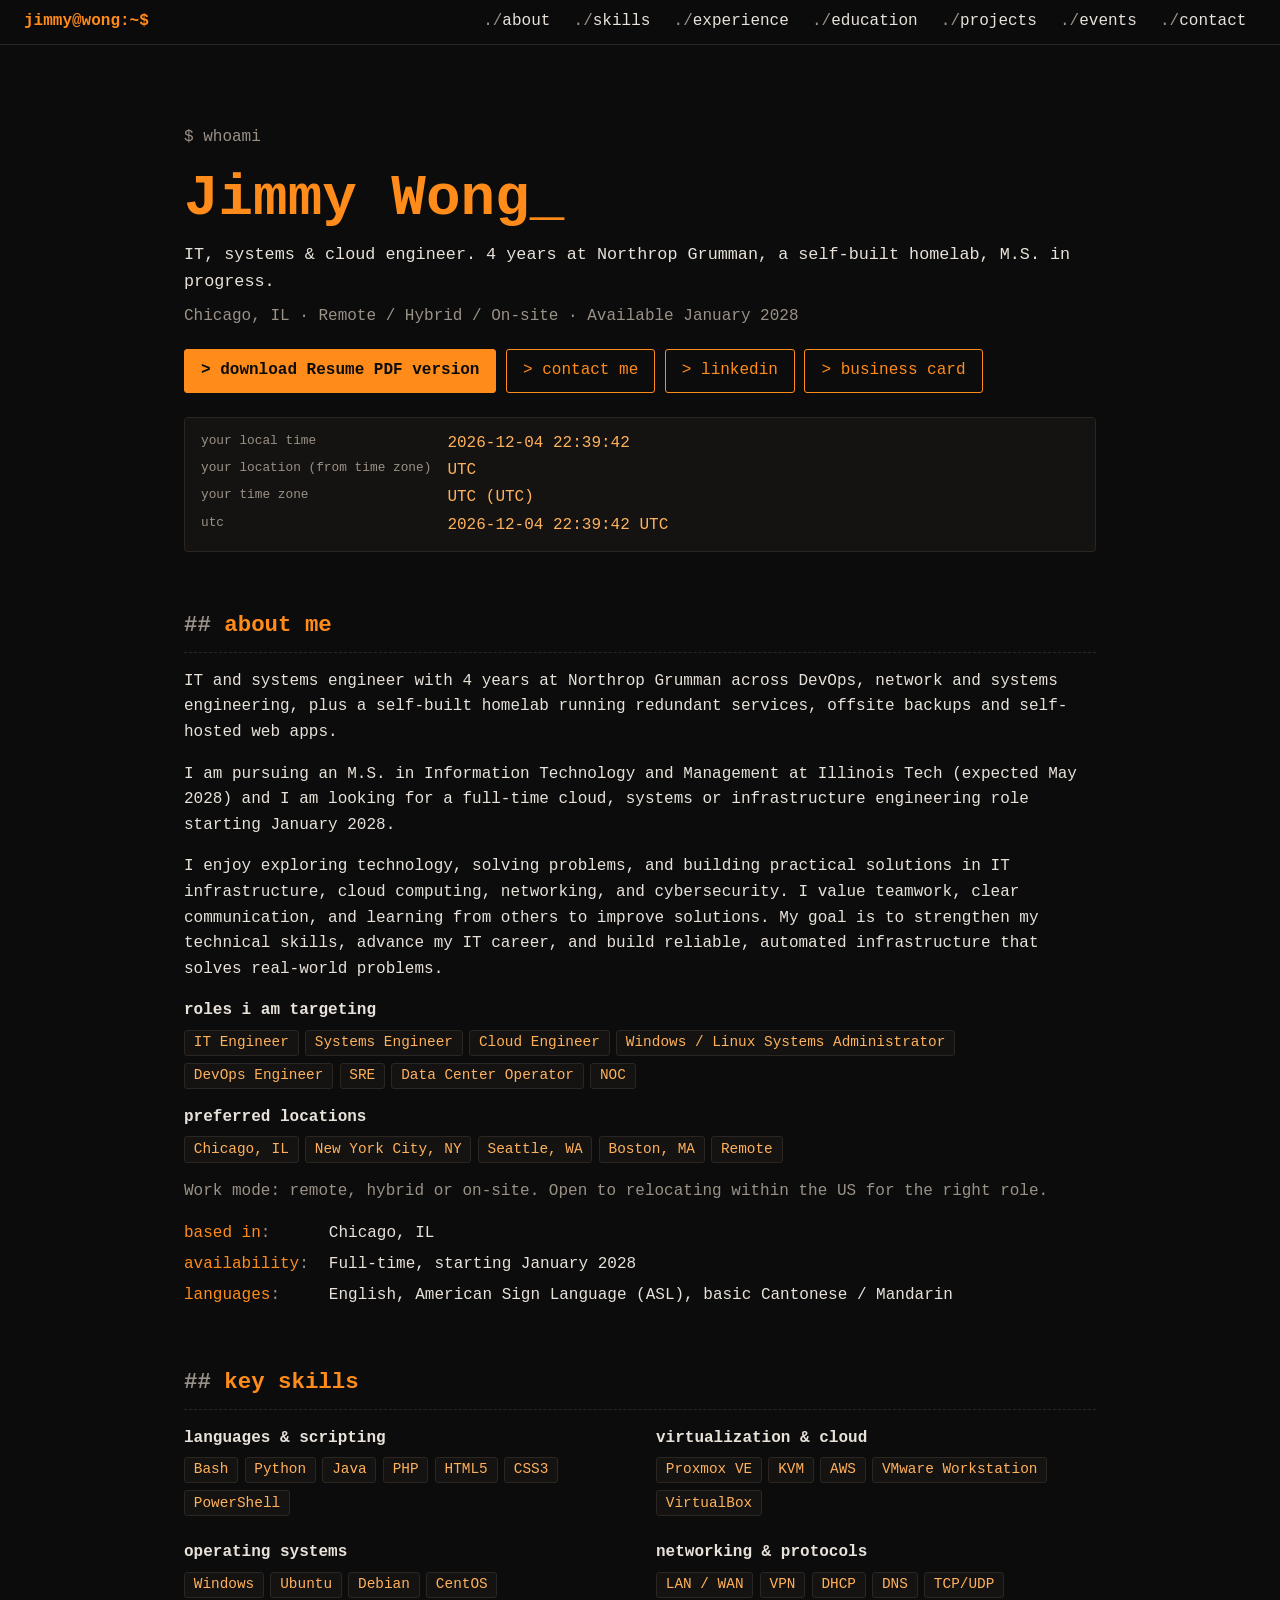
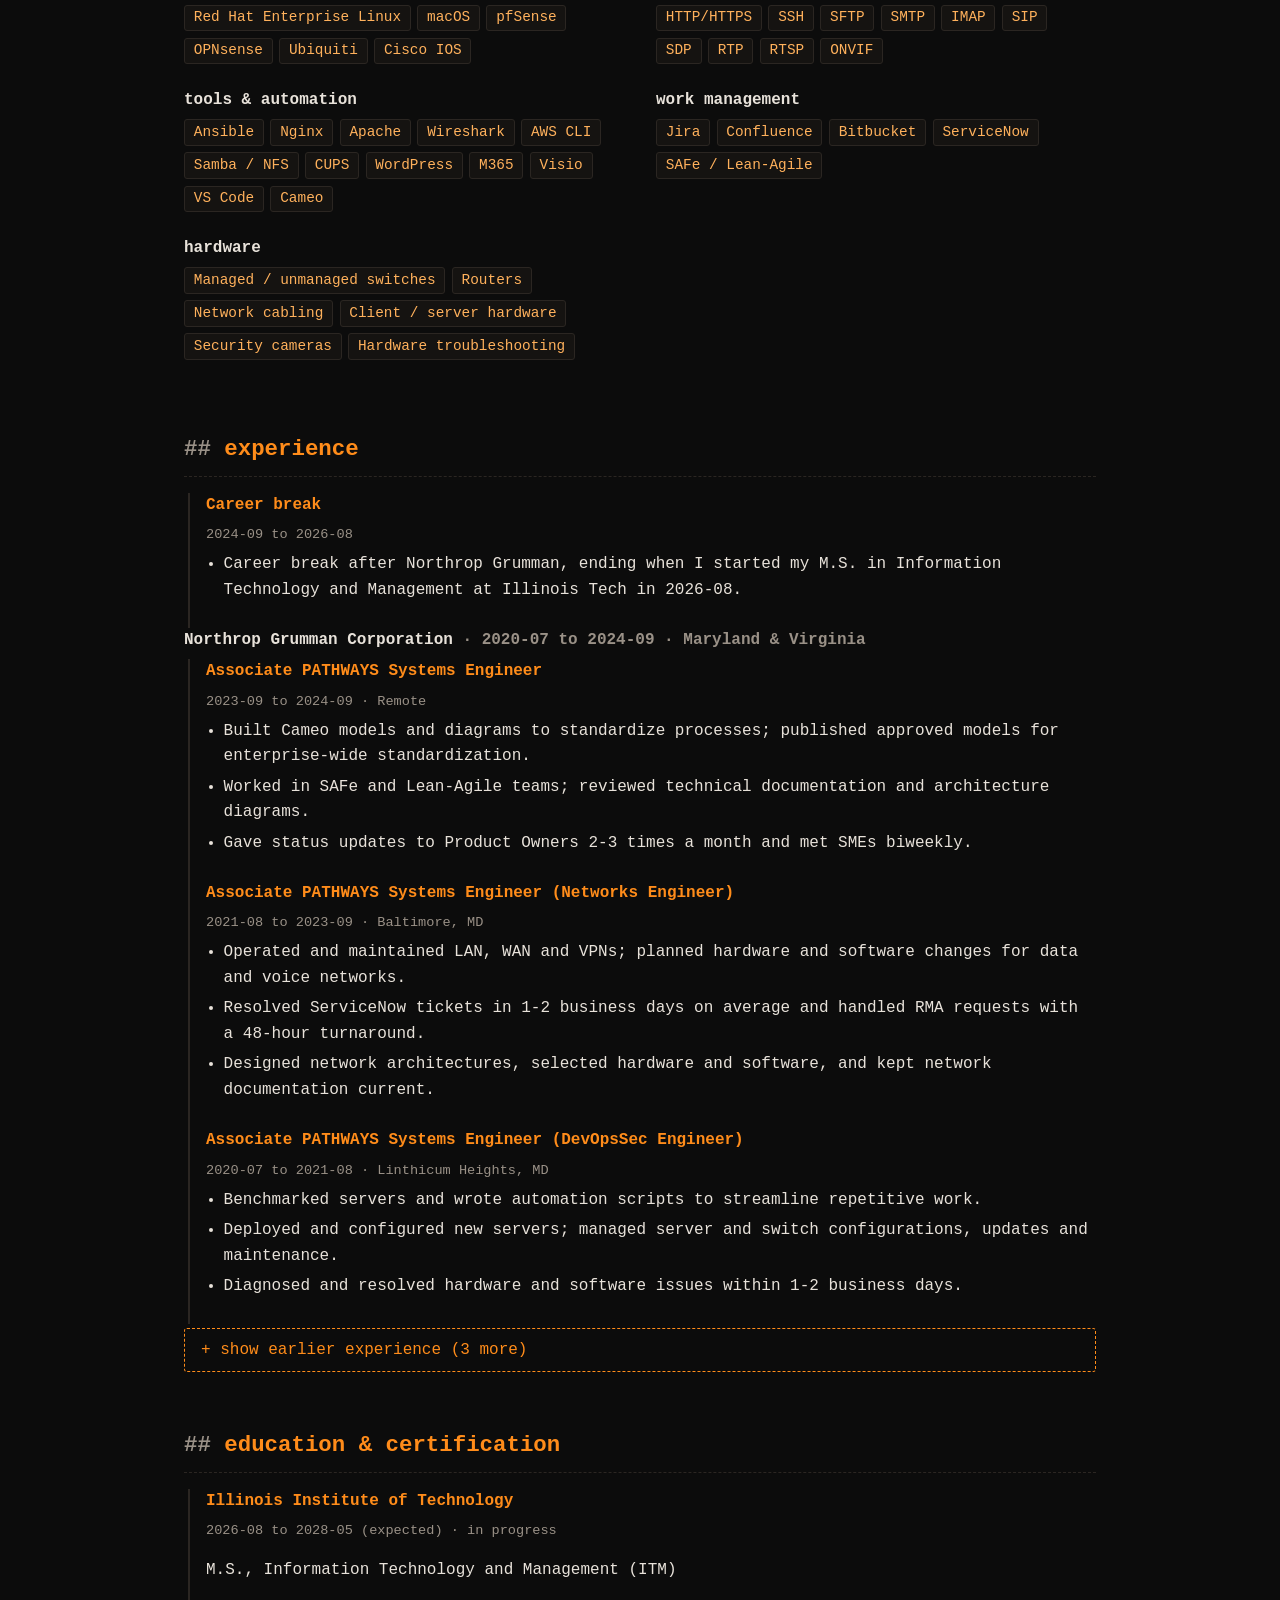
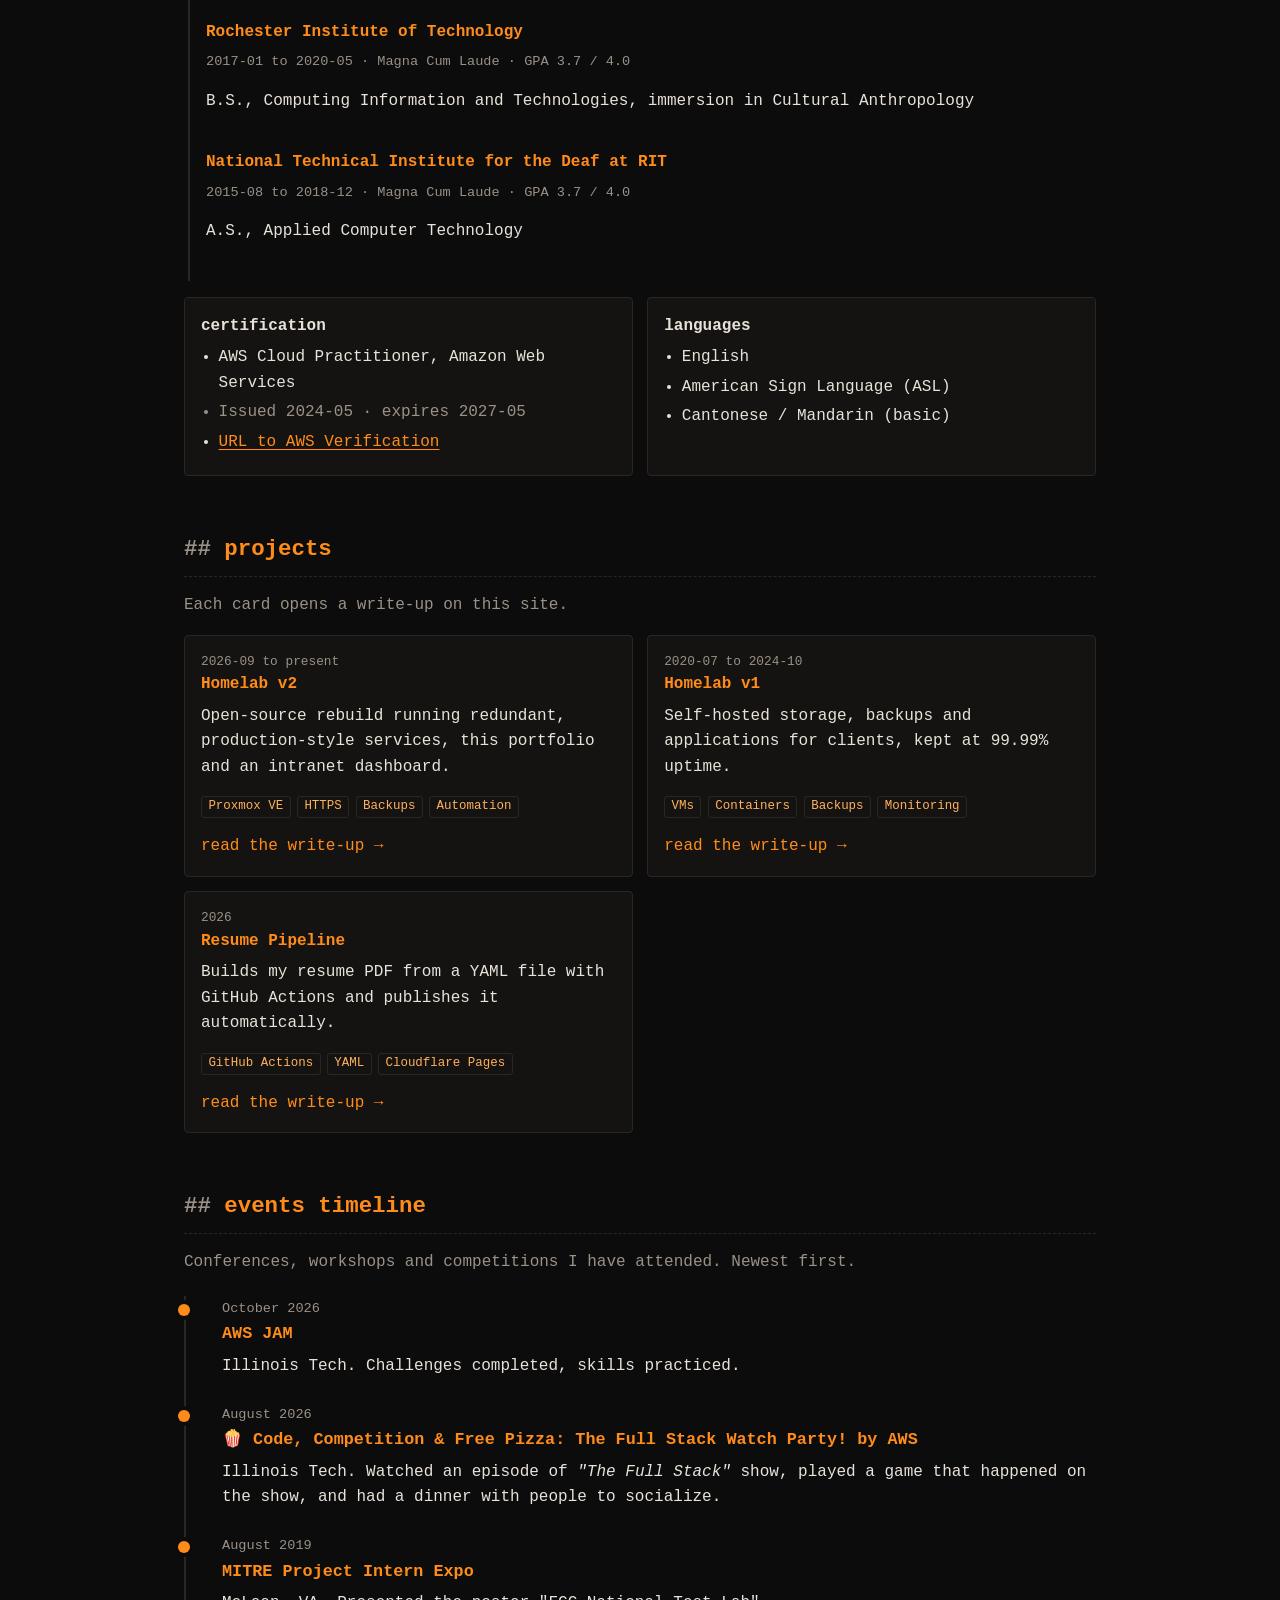
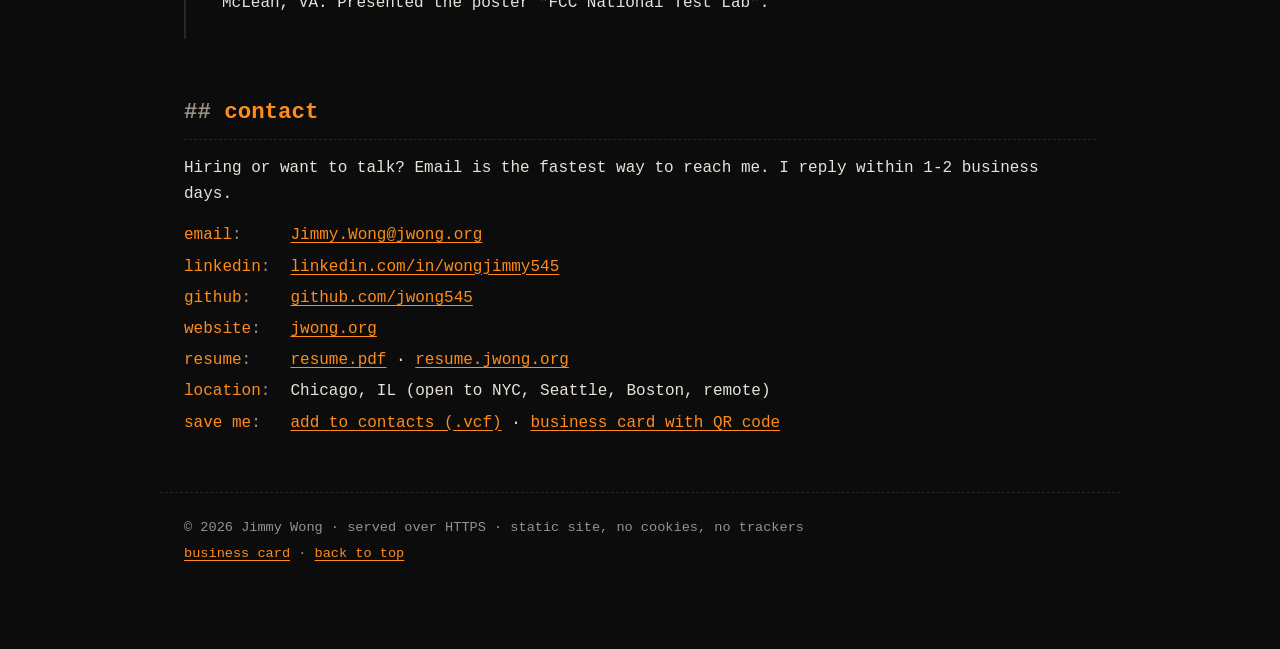
<file: site/index.html>
<!doctype html>
<html lang="en">
<head>
  <meta charset="utf-8">
  <meta name="viewport" content="width=device-width, initial-scale=1, viewport-fit=cover">
  <title>Jimmy Wong | IT, Systems &amp; Cloud Engineer</title>
  <meta name="description" content="Jimmy Wong - IT, systems and cloud engineer in Chicago. Resume, projects, homelab, events and contact.">
  <meta name="theme-color" content="#0c0c0c">
  <meta name="referrer" content="strict-origin-when-cross-origin">
  <link rel="canonical" href="https://jwong.org/">
  <meta property="og:title" content="Jimmy Wong | IT, Systems &amp; Cloud Engineer">
  <meta property="og:description" content="Resume, projects, homelab, events and contact.">
  <meta property="og:type" content="website">
  <meta property="og:url" content="https://jwong.org/">
  <meta property="og:image" content="https://jwong.org/og-image.png">
  <meta property="og:image:width" content="1200">
  <meta property="og:image:height" content="630">
  <meta property="og:image:alt" content="Jimmy Wong, IT, Systems and Cloud Engineer. jwong.org">
  <meta name="twitter:card" content="summary_large_image">
  <meta name="twitter:image" content="https://jwong.org/og-image.png">
  <link rel="icon" href="favicon.svg" type="image/svg+xml">
  <link rel="stylesheet" href="style.css">
  <script src="main.js" defer></script>
</head>
<body id="top">
  <a class="skip" href="#main">Skip to content</a>

  <header class="bar">
    <a class="prompt" href="#top">jimmy@wong:~$</a>
    <nav aria-label="Primary">
      <a href="#about">about</a>
      <a href="#skills">skills</a>
      <a href="#experience">experience</a>
      <a href="#education">education</a>
      <a href="#projects">projects</a>
      <a href="#events">events</a>
      <a href="#contact">contact</a>
    </nav>
  </header>

  <main id="main">

    <!-- HOME -->
    <section class="hero" id="home">
      <p class="dim">$ whoami</p>
      <h1>Jimmy Wong<span class="cursor" aria-hidden="true">_</span></h1>
      <p class="tagline">IT, systems &amp; cloud engineer. 4 years at Northrop Grumman, a self-built homelab, M.S. in progress.</p>
      <p class="meta">Chicago, IL &middot; Remote / Hybrid / On-site &middot; Available January 2028</p>

      <p class="actions">
        <a class="btn primary" href="https://resume.jwong.org/resume.pdf" download>&gt; download Resume PDF version</a>
        <a class="btn" href="#contact">&gt; contact me</a>
        <a class="btn" href="https://www.linkedin.com/in/wongjimmy545" target="_blank" rel="noopener noreferrer">&gt; linkedin</a>
        <a class="btn" href="card.html">&gt; business card</a>
      </p>

      <!-- Filled in by main.js from the visitor's own device. Nothing is sent anywhere. -->
      <dl class="clock" aria-label="Your date, time and location, plus UTC">
        <dt>your local time</dt><dd id="clock-local">(turn on JavaScript to see this)</dd>
        <dt>your location (from time zone)</dt><dd id="clock-place">-</dd>
        <dt>your time zone</dt><dd id="clock-tz">-</dd>
        <dt>utc</dt><dd id="clock-utc">-</dd>
      </dl>
    </section>

    <!-- ABOUT -->
    <section id="about">
      <h2><span class="hash">##</span> about me</h2>
      <p>IT and systems engineer with 4 years at Northrop Grumman across DevOps, network and systems engineering, plus a self-built homelab running redundant services, offsite backups and self-hosted web apps.</p>
      <p>I am pursuing an M.S. in Information Technology and Management at Illinois Tech (expected May 2028) and I am looking for a full-time cloud, systems or infrastructure engineering role starting January 2028.</p>
      <p>I enjoy exploring technology, solving problems, and building practical solutions in IT infrastructure, cloud computing, networking, and cybersecurity. I value teamwork, clear communication, and learning from others to improve solutions. My goal is to strengthen my technical skills, advance my IT career, and build reliable, automated infrastructure that solves real-world problems.</p>

      <h3>roles i am targeting</h3>
      <ul class="tags">
        <li>IT Engineer</li><li>Systems Engineer</li><li>Cloud Engineer</li><li>Windows / Linux Systems Administrator</li>
        <li>DevOps Engineer</li><li>SRE</li><li>Data Center Operator</li><li>NOC</li>
      </ul>

      <h3>preferred locations</h3>
      <ul class="tags">
        <li>Chicago, IL</li><li>New York City, NY</li><li>Seattle, WA</li><li>Boston, MA</li><li>Remote</li>
      </ul>
      <p class="dim">Work mode: remote, hybrid or on-site. Open to relocating within the US for the right role.</p>

      <dl class="facts">
        <dt>based in</dt><dd>Chicago, IL</dd>
        <dt>availability</dt><dd>Full-time, starting January 2028</dd>
        <dt>languages</dt><dd>English, American Sign Language (ASL), basic Cantonese / Mandarin</dd>
      </dl>
    </section>

    <!-- SKILLS -->
    <section id="skills">
      <h2><span class="hash">##</span> key skills</h2>
      <div class="skillgroups">
        <div>
          <h3>languages &amp; scripting</h3>
          <ul class="tags"><li>Bash</li><li>Python</li><li>Java</li><li>PHP</li><li>HTML5</li><li>CSS3</li><li>PowerShell</li></ul>
        </div>
        <div>
          <h3>virtualization &amp; cloud</h3>
          <ul class="tags"><li>Proxmox VE</li><li>KVM</li><li>AWS</li><li>VMware Workstation</li><li>VirtualBox</li></ul>
        </div>
        <div>
          <h3>operating systems</h3>
          <ul class="tags"><li>Windows</li><li>Ubuntu</li><li>Debian</li><li>CentOS</li><li>Red Hat Enterprise Linux</li><li>macOS</li><li>pfSense</li><li>OPNsense</li><li>Ubiquiti</li><li>Cisco IOS</li></ul>
        </div>
        <div>
          <h3>networking &amp; protocols</h3>
          <ul class="tags"><li>LAN / WAN</li><li>VPN</li><li>DHCP</li><li>DNS</li><li>TCP/UDP</li><li>HTTP/HTTPS</li><li>SSH</li><li>SFTP</li><li>SMTP</li><li>IMAP</li><li>SIP</li><li>SDP</li><li>RTP</li><li>RTSP</li><li>ONVIF</li></ul>
        </div>
        <div>
          <h3>tools &amp; automation</h3>
          <ul class="tags"><li>Ansible</li><li>Nginx</li><li>Apache</li><li>Wireshark</li><li>AWS CLI</li><li>Samba / NFS</li><li>CUPS</li><li>WordPress</li><li>M365</li><li>Visio</li><li>VS Code</li><li>Cameo</li></ul>
        </div>
        <div>
          <h3>work management</h3>
          <ul class="tags"><li>Jira</li><li>Confluence</li><li>Bitbucket</li><li>ServiceNow</li><li>SAFe / Lean-Agile</li></ul>
        </div>
        <div>
          <h3>hardware</h3>
          <ul class="tags"><li>Managed / unmanaged switches</li><li>Routers</li><li>Network cabling</li><li>Client / server hardware</li><li>Security cameras</li><li>Hardware troubleshooting</li></ul>
        </div>
      </div>
    </section>

    <!-- EXPERIENCE -->
    <section id="experience">
      <h2><span class="hash">##</span> experience</h2>

      <div class="entry">
        <h3>Career break</h3>
        <p class="when">2024-09 to 2026-08</p>
        <ul>
          <li>Career break after Northrop Grumman, ending when I started my M.S. in Information Technology and Management at Illinois Tech in 2026-08.</li>
        </ul>
      </div>

      <h3>Northrop Grumman Corporation <span class="dim">&middot; 2020-07 to 2024-09 &middot; Maryland &amp; Virginia</span></h3>

      <div class="entry">
        <h3>Associate PATHWAYS Systems Engineer</h3>
        <p class="when">2023-09 to 2024-09 &middot; Remote</p>
        <ul>
          <li>Built Cameo models and diagrams to standardize processes; published approved models for enterprise-wide standardization.</li>
          <li>Worked in SAFe and Lean-Agile teams; reviewed technical documentation and architecture diagrams.</li>
          <li>Gave status updates to Product Owners 2-3 times a month and met SMEs biweekly.</li>
        </ul>
      </div>
      <div class="entry">
        <h3>Associate PATHWAYS Systems Engineer (Networks Engineer)</h3>
        <p class="when">2021-08 to 2023-09 &middot; Baltimore, MD</p>
        <ul>
          <li>Operated and maintained LAN, WAN and VPNs; planned hardware and software changes for data and voice networks.</li>
          <li>Resolved ServiceNow tickets in 1-2 business days on average and handled RMA requests with a 48-hour turnaround.</li>
          <li>Designed network architectures, selected hardware and software, and kept network documentation current.</li>
        </ul>
      </div>
      <div class="entry">
        <h3>Associate PATHWAYS Systems Engineer (DevOpsSec Engineer)</h3>
        <p class="when">2020-07 to 2021-08 &middot; Linthicum Heights, MD</p>
        <ul>
          <li>Benchmarked servers and wrote automation scripts to streamline repetitive work.</li>
          <li>Deployed and configured new servers; managed server and switch configurations, updates and maintenance.</li>
          <li>Diagnosed and resolved hardware and software issues within 1-2 business days.</li>
        </ul>
      </div>

      <details class="expander">
        <summary><span class="more">+ show earlier experience (3 more)</span><span class="less">- hide earlier experience</span></summary>
        <div class="entry">
          <h3>MITRE &middot; Systems Engineering Intern &amp; Part-Time On Call</h3>
          <p class="when">2019-06 to 2020-01 &middot; McLean, VA</p>
          <ul>
            <li>Prototyped and tested Video Relay Services (VRS); analyzed SIP, SDP and RTP traffic in Wireshark.</li>
            <li>Configured Cisco switches for test networks and led a team on SPAN / port mirroring.</li>
            <li>Presented the poster "FCC National Test Lab" at the MITRE Project Intern Expo (2019).</li>
          </ul>
        </div>
        <div class="entry">
          <h3>Rochester Institute of Technology &middot; Networking Tutor &amp; Supervisor</h3>
          <p class="when">2018-09 to 2018-12 &middot; Rochester, NY</p>
          <ul>
            <li>Tutored and mentored deaf and hard-of-hearing students in networking and IT fundamentals.</li>
            <li>Kept lab equipment maintained and followed institutional policies.</li>
          </ul>
        </div>
        <div class="entry">
          <h3>Center Access Technology &middot; Web Developer Intern</h3>
          <p class="when">2018-05 to 2018-08 &middot; Rochester, NY</p>
          <ul>
            <li>Built and optimized accessible, interactive websites; tested and debugged at platform, integration and application levels.</li>
            <li>Ran usability studies and wrote technical documentation for deployed applications.</li>
          </ul>
        </div>
      </details>
    </section>

    <!-- EDUCATION + CERTIFICATION -->
    <section id="education">
      <h2><span class="hash">##</span> education &amp; certification</h2>

      <div class="entry">
        <h3>Illinois Institute of Technology</h3>
        <p class="when">2026-08 to 2028-05 (expected) &middot; in progress</p>
        <p>M.S., Information Technology and Management (ITM)</p>
      </div>
      <div class="entry">
        <h3>Rochester Institute of Technology</h3>
        <p class="when">2017-01 to 2020-05 &middot; Magna Cum Laude &middot; GPA 3.7 / 4.0</p>
        <p>B.S., Computing Information and Technologies, immersion in Cultural Anthropology</p>
      </div>
      <div class="entry">
        <h3>National Technical Institute for the Deaf at RIT</h3>
        <p class="when">2015-08 to 2018-12 &middot; Magna Cum Laude &middot; GPA 3.7 / 4.0</p>
        <p>A.S., Applied Computer Technology</p>
      </div>

      <div class="cards">
        <div class="panel">
          <h3>certification</h3>
          <ul>
            <li>AWS Cloud Practitioner, Amazon Web Services</li>
            <li class="dim">Issued 2024-05 &middot; expires 2027-05</li>
            <li><a href="https://cp.certmetrics.com/amazon/en/public/verify/credential/b74d96d86b1843c488e9f3043816846b" target="_blank" rel="noopener noreferrer">URL to AWS Verification</a></li>
          </ul>
        </div>
        <div class="panel">
          <h3>languages</h3>
          <ul>
            <li>English</li>
            <li>American Sign Language (ASL)</li>
            <li>Cantonese / Mandarin (basic)</li>
          </ul>
        </div>
      </div>
    </section>

    <!-- PROJECTS (blog-style pages on this site) -->
    <section id="projects">
      <h2><span class="hash">##</span> projects</h2>
      <p class="dim">Each card opens a write-up on this site.</p>
      <div class="cards">
        <a class="card" href="projects/homelab-v2.html">
          <span class="when">2026-09 to present</span>
          <h3>Homelab v2</h3>
          <p>Open-source rebuild running redundant, production-style services, this portfolio and an intranet dashboard.</p>
          <ul class="tags small"><li>Proxmox VE</li><li>HTTPS</li><li>Backups</li><li>Automation</li></ul>
          <span class="open">read the write-up &rarr;</span>
        </a>
        <a class="card" href="projects/homelab-v1.html">
          <span class="when">2020-07 to 2024-10</span>
          <h3>Homelab v1</h3>
          <p>Self-hosted storage, backups and applications for clients, kept at 99.99% uptime.</p>
          <ul class="tags small"><li>VMs</li><li>Containers</li><li>Backups</li><li>Monitoring</li></ul>
          <span class="open">read the write-up &rarr;</span>
        </a>
        <a class="card" href="projects/resume-pipeline.html">
          <span class="when">2026</span>
          <h3>Resume Pipeline</h3>
          <p>Builds my resume PDF from a YAML file with GitHub Actions and publishes it automatically.</p>
          <ul class="tags small"><li>GitHub Actions</li><li>YAML</li><li>Cloudflare Pages</li></ul>
          <span class="open">read the write-up &rarr;</span>
        </a>
        <!-- <a class="card" href="projects/fun-project.html">
          <span class="when">[Year]</span>
          <h3>[Fun Project / Hobby Build]</h3>
          <p>[One or two sentences about something you built for fun.]</p>
          <ul class="tags small"><li>[Tech]</li><li>[Tech]</li></ul>
          <span class="open">read the write-up &rarr;</span>
        </a> -->
      </div>
    </section>

    <!-- EVENTS TIMELINE -->
    <section id="events">
      <h2><span class="hash">##</span> events timeline</h2>
      <p class="dim">Conferences, workshops and competitions I have attended. Newest first.</p>

      <ol class="timeline">
        <li>
          <time datetime="2026-10">October 2026</time>
          <h3>AWS JAM</h3>
          <p>Illinois Tech. Challenges completed, skills practiced.</p>
        </li>
        <li>
          <time datetime="2026-08">August 2026</time>
          <h3>🍿 Code, Competition &amp; Free Pizza: The Full Stack Watch Party! by AWS</h3>
          <p>Illinois Tech. Watched an episode of <em>"The Full Stack"</em> show, played a game that happened on the show, and had a dinner with people to socialize.</p>
        </li>
        <li>
            <time datetime="2019-08">August 2019</time>
            <h3>MITRE Project Intern Expo</h3>
            <p>McLean, VA. Presented the poster "FCC National Test Lab".</p>
        </li>
        <!-- <li>
          <time datetime="2026-00">[Month YYYY]</time>
          <h3>Cisco AI [event name]</h3>
          <p>[Location]. [What you attended, learned or built.]</p>
        </li> -->
      </ol>

      <!-- <details class="expander">
        <summary><span class="more">+ show more events</span><span class="less">- show fewer events</span></summary>
        <ol class="timeline">
          <li>
            <time datetime="2026-00">[Month YYYY]</time>
            <h3>[Another event]</h3>
            <p>[Location]. [Short description.]</p>
          </li>
        </ol>
      </details> -->
    </section>

    <!-- CONTACT -->
    <section id="contact">
      <h2><span class="hash">##</span> contact</h2>
      <p>Hiring or want to talk? Email is the fastest way to reach me. I reply within 1-2 business days.</p>
      <dl class="facts">
        <dt>email</dt><dd><a href="mailto:Jimmy.Wong@jwong.org">Jimmy.Wong@jwong.org</a></dd>
        <dt>linkedin</dt><dd><a href="https://www.linkedin.com/in/wongjimmy545" target="_blank" rel="noopener noreferrer">linkedin.com/in/wongjimmy545</a></dd>
        <dt>github</dt><dd><a href="https://github.com/jwong545" target="_blank" rel="noopener noreferrer">github.com/jwong545</a></dd>
        <dt>website</dt><dd><a href="https://jwong.org">jwong.org</a></dd>
        <dt>resume</dt><dd><a href="https://resume.jwong.org/resume.pdf" download>resume.pdf</a> &middot; <a href="https://resume.jwong.org">resume.jwong.org</a></dd>
        <dt>location</dt><dd>Chicago, IL (open to NYC, Seattle, Boston, remote)</dd>
        <dt>save me</dt><dd><a href="jimmy-wong.vcf" download>add to contacts (.vcf)</a> &middot; <a href="card.html">business card with QR code</a></dd>
      </dl>
    </section>

  </main>

  <footer>
    <p class="dim">&copy; <span id="year">2026</span> Jimmy Wong &middot; served over HTTPS &middot; static site, no cookies, no trackers</p>
    <p class="dim"><a href="card.html">business card</a> &middot; <a href="#top">back to top</a></p>
  </footer>

  <a id="totop" class="totop" href="#top" hidden aria-label="Back to top">&uarr; top</a>
</body>
</html>
</file>
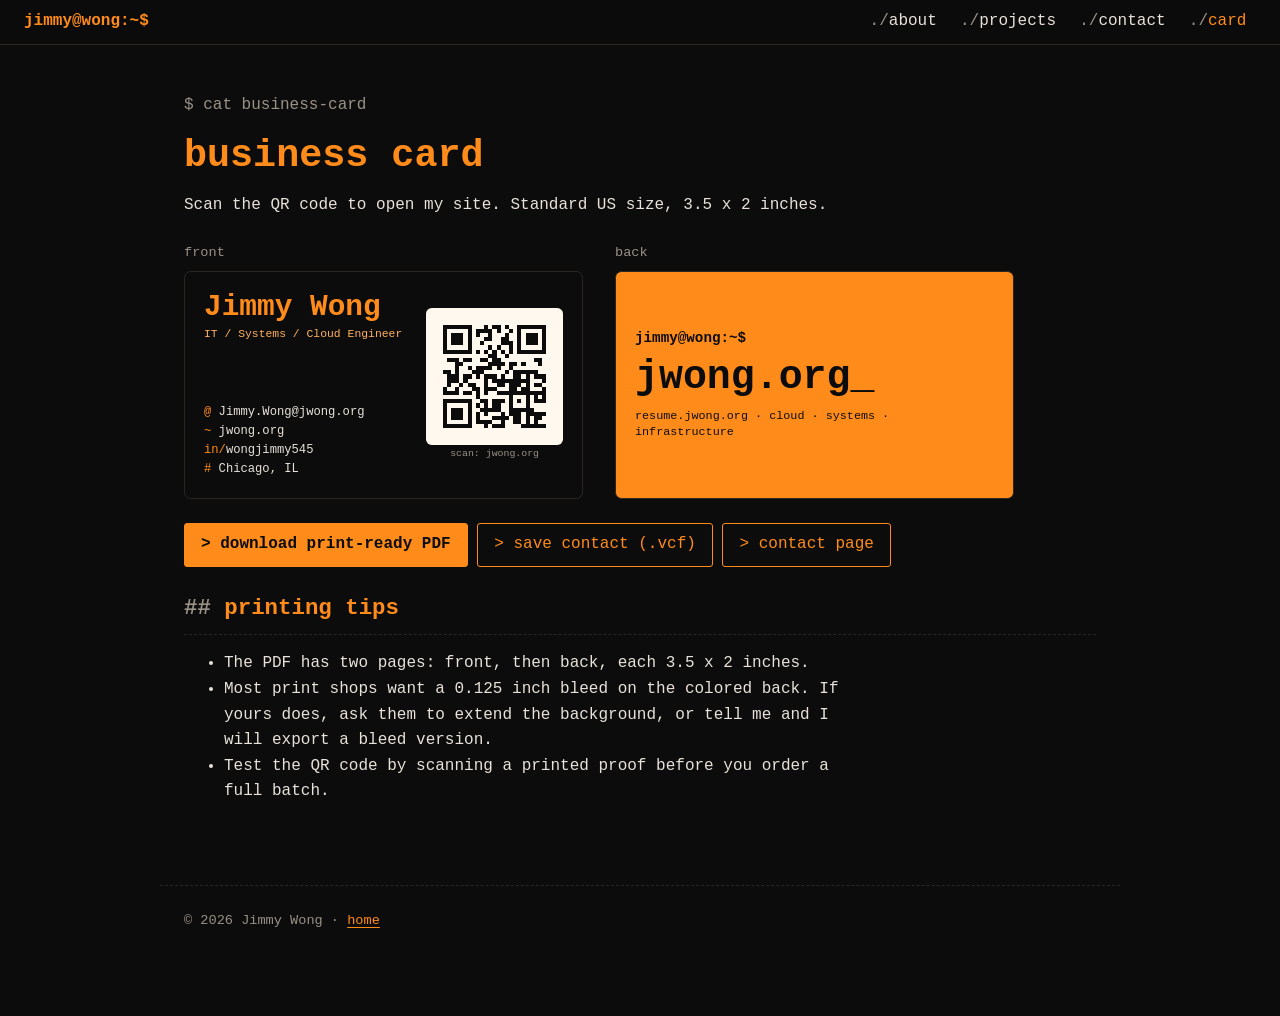
<file: site/card.html>
<!doctype html>
<html lang="en">
<head>
  <meta charset="utf-8">
  <meta name="viewport" content="width=device-width, initial-scale=1, viewport-fit=cover">
  <title>Business Card | Jimmy Wong</title>
  <meta name="description" content="Jimmy Wong's business card with a QR code to jwong.org. Print-ready PDF and saveable contact.">
  <meta name="theme-color" content="#0c0c0c">
  <link rel="canonical" href="https://jwong.org/card">
  <link rel="icon" href="favicon.svg" type="image/svg+xml">
  <link rel="stylesheet" href="style.css">
  <link rel="stylesheet" href="card.css">
  <script src="main.js" defer></script>
</head>
<body id="top">
  <a class="skip" href="#main">Skip to content</a>
  <header class="bar">
    <a class="prompt" href="index.html">jimmy@wong:~$</a>
    <nav aria-label="Primary">
      <a href="index.html#about">about</a>
      <a href="index.html#projects">projects</a>
      <a href="index.html#contact">contact</a>
      <a href="card.html" aria-current="page">card</a>
    </nav>
  </header>

  <main id="main" class="cardpage">
    <p class="dim">$ cat business-card</p>
    <h1>business card</h1>
    <p>Scan the QR code to open my site. Standard US size, 3.5 x 2 inches.</p>

    <div class="sides">
      <div>
        <p class="side-label">front</p>
        <div class="bizcard front">
          <div class="info">
            <p class="name">Jimmy Wong</p>
            <p class="role">IT / Systems / Cloud Engineer</p>
            <ul class="lines">
              <li><span>@</span> Jimmy.Wong@jwong.org</li>
              <li><span>~</span> jwong.org</li>
              <li><span>in/</span>wongjimmy545</li>
              <li><span>#</span> Chicago, IL</li>
            </ul>
          </div>
          <div class="qr">
            <img src="qr.svg" width="115" height="115" alt="QR code that opens jwong.org">
            <small>scan: jwong.org</small>
          </div>
        </div>
      </div>
      <div>
        <p class="side-label">back</p>
        <div class="bizcard back">
          <p class="prompt-line">jimmy@wong:~$</p>
          <p class="big">jwong.org<span class="cur" aria-hidden="true">_</span></p>
          <p class="tag">resume.jwong.org &middot; cloud &middot; systems &middot; infrastructure</p>
        </div>
      </div>
    </div>

    <p class="cardactions">
      <a class="btn primary" href="business-card.pdf" download>&gt; download print-ready PDF</a>
      <a class="btn" href="jimmy-wong.vcf" download>&gt; save contact (.vcf)</a>
      <a class="btn" href="index.html#contact">&gt; contact page</a>
    </p>

    <h2><span class="hash">##</span> printing tips</h2>
    <ul class="tips">
      <li>The PDF has two pages: front, then back, each 3.5 x 2 inches.</li>
      <li>Most print shops want a 0.125 inch bleed on the colored back. If yours does, ask them to extend the background, or tell me and I will export a bleed version.</li>
      <li>Test the QR code by scanning a printed proof before you order a full batch.</li>
    </ul>
  </main>

  <footer>
    <p class="dim">&copy; <span id="year">2026</span> Jimmy Wong &middot; <a href="index.html">home</a></p>
  </footer>
  <a id="totop" class="totop" href="#top" hidden aria-label="Back to top">&uarr; top</a>
</body>
</html>
</file>
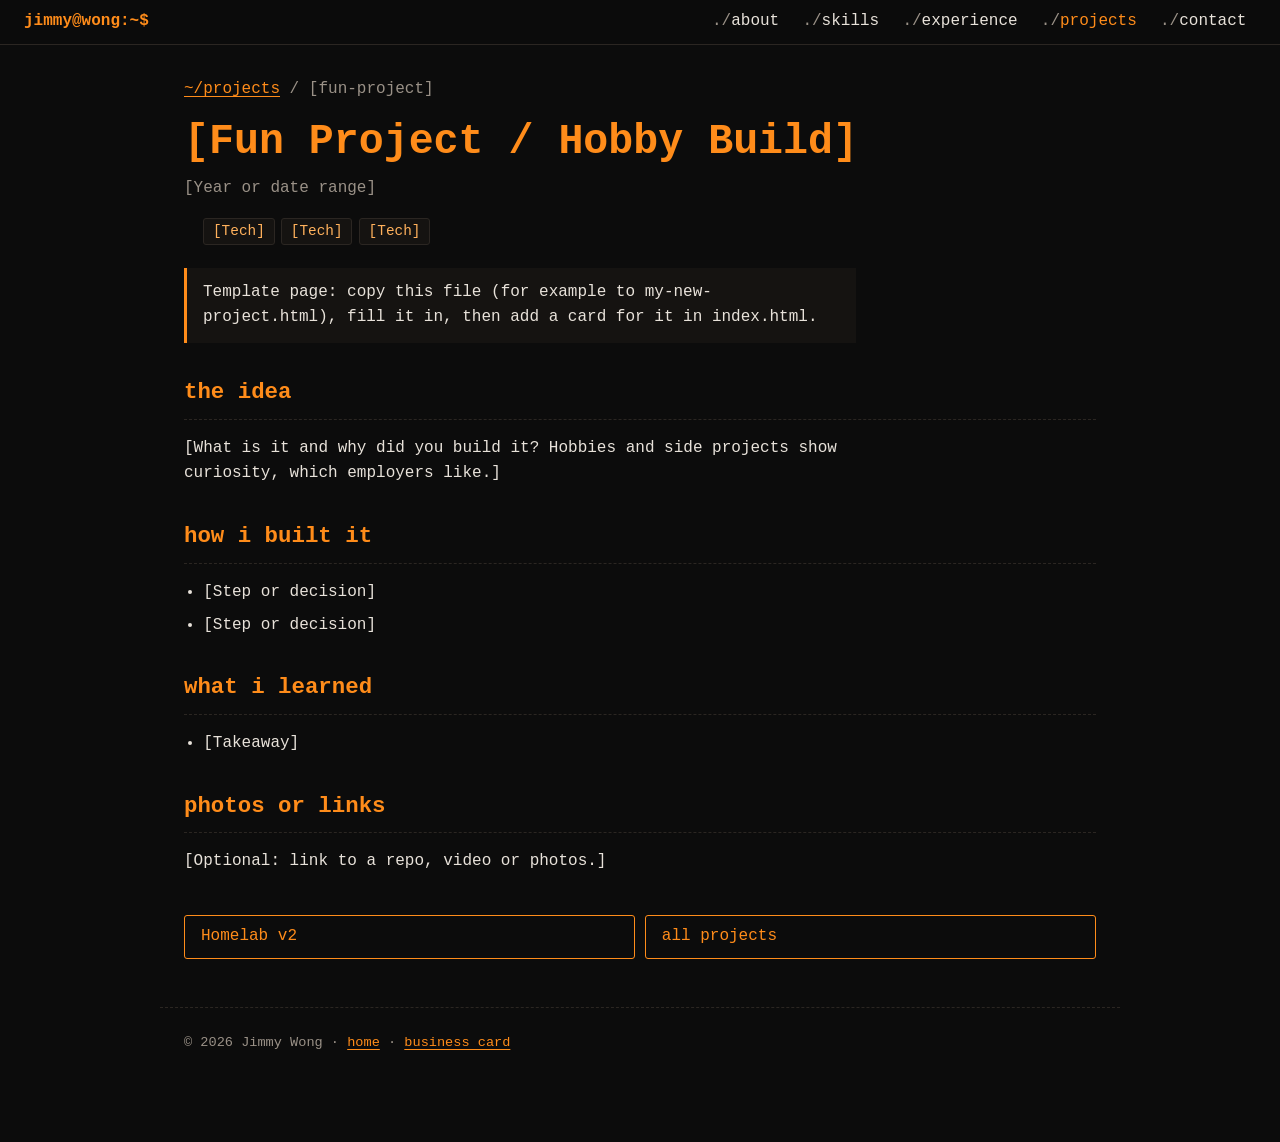
<file: site/projects/fun-project.html>
<!doctype html>
<html lang="en">
<head>
  <meta charset="utf-8">
  <meta name="viewport" content="width=device-width, initial-scale=1, viewport-fit=cover">
  <title>[Fun Project] | Jimmy Wong</title>
  <meta name="description" content="[One sentence about this project.]">
  <meta name="theme-color" content="#0c0c0c">
  <link rel="icon" href="../favicon.svg" type="image/svg+xml">
  <link rel="stylesheet" href="../style.css">
  <script src="../main.js" defer></script>
</head>
<body id="top">
  <a class="skip" href="#main">Skip to content</a>
  <header class="bar">
    <a class="prompt" href="../index.html">jimmy@wong:~$</a>
    <nav aria-label="Primary">
      <a href="../index.html#about">about</a>
      <a href="../index.html#skills">skills</a>
      <a href="../index.html#experience">experience</a>
      <a href="../index.html#projects" aria-current="page">projects</a>
      <a href="../index.html#contact">contact</a>
    </nav>
  </header>

  <main id="main" class="post">
    <p class="crumbs"><a href="../index.html#projects">~/projects</a> / [fun-project]</p>
    <h1>[Fun Project / Hobby Build]</h1>
    <p class="byline">[Year or date range]</p>
    <ul class="tags"><li>[Tech]</li><li>[Tech]</li><li>[Tech]</li></ul>

    <p class="note">Template page: copy this file (for example to <code>my-new-project.html</code>), fill it in, then add a card for it in <code>index.html</code>.</p>

    <h2>the idea</h2>
    <p>[What is it and why did you build it? Hobbies and side projects show curiosity, which employers like.]</p>

    <h2>how i built it</h2>
    <ul>
      <li>[Step or decision]</li>
      <li>[Step or decision]</li>
    </ul>

    <h2>what i learned</h2>
    <ul>
      <li>[Takeaway]</li>
    </ul>

    <h2>photos or links</h2>
    <p>[Optional: link to a repo, video or photos.]</p>

    <nav class="nextprev" aria-label="More projects">
      <a class="btn" href="homelab-v2.html">Homelab v2</a>
      <a class="btn" href="../index.html#projects">all projects</a>
    </nav>
  </main>

  <footer>
    <p class="dim">&copy; <span id="year">2026</span> Jimmy Wong &middot; <a href="../index.html">home</a> &middot; <a href="../card.html">business card</a></p>
  </footer>
  <a id="totop" class="totop" href="#top" hidden aria-label="Back to top">&uarr; top</a>
</body>
</html>
</file>
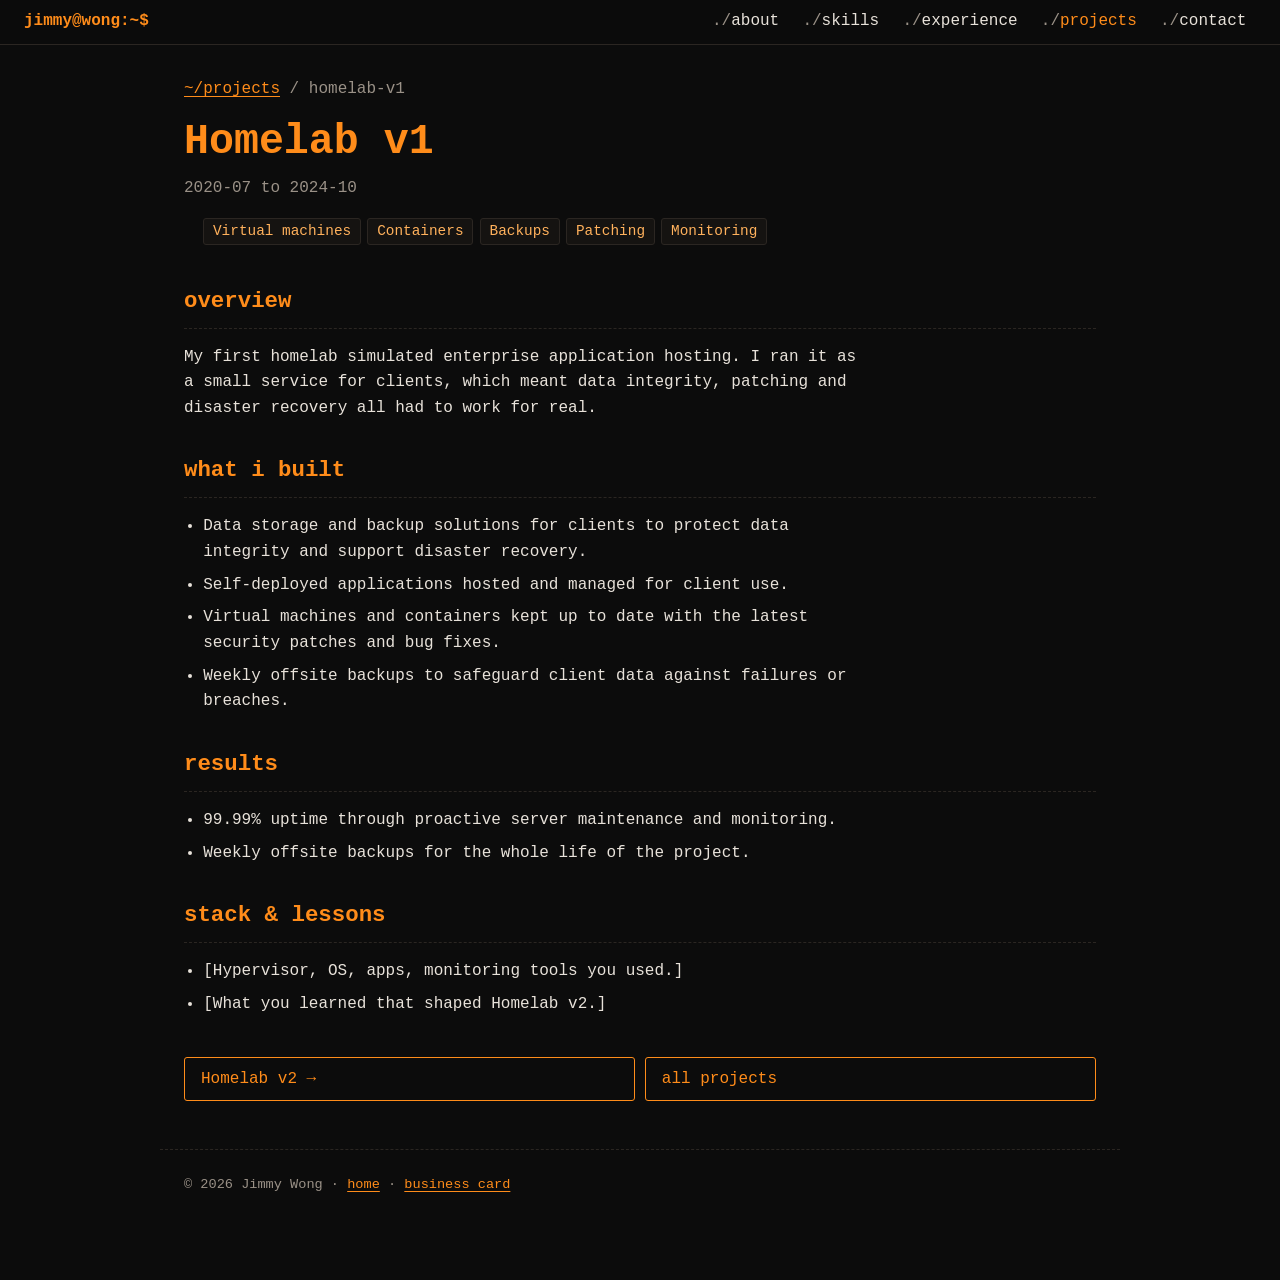
<file: site/projects/homelab-v1.html>
<!doctype html>
<html lang="en">
<head>
  <meta charset="utf-8">
  <meta name="viewport" content="width=device-width, initial-scale=1, viewport-fit=cover">
  <title>Homelab v1 | Jimmy Wong</title>
  <meta name="description" content="Homelab v1: self-hosted storage, backups and applications kept at 99.99% uptime.">
  <meta name="theme-color" content="#0c0c0c">
  <link rel="canonical" href="https://jwong.org/projects/homelab-v1">
  <link rel="icon" href="../favicon.svg" type="image/svg+xml">
  <link rel="stylesheet" href="../style.css">
  <script src="../main.js" defer></script>
</head>
<body id="top">
  <a class="skip" href="#main">Skip to content</a>
  <header class="bar">
    <a class="prompt" href="../index.html">jimmy@wong:~$</a>
    <nav aria-label="Primary">
      <a href="../index.html#about">about</a>
      <a href="../index.html#skills">skills</a>
      <a href="../index.html#experience">experience</a>
      <a href="../index.html#projects" aria-current="page">projects</a>
      <a href="../index.html#contact">contact</a>
    </nav>
  </header>

  <main id="main" class="post">
    <p class="crumbs"><a href="../index.html#projects">~/projects</a> / homelab-v1</p>
    <h1>Homelab v1</h1>
    <p class="byline">2020-07 to 2024-10</p>
    <ul class="tags"><li>Virtual machines</li><li>Containers</li><li>Backups</li><li>Patching</li><li>Monitoring</li></ul>

    <h2>overview</h2>
    <p>My first homelab simulated enterprise application hosting. I ran it as a small service for clients, which meant data integrity, patching and disaster recovery all had to work for real.</p>

    <h2>what i built</h2>
    <ul>
      <li>Data storage and backup solutions for clients to protect data integrity and support disaster recovery.</li>
      <li>Self-deployed applications hosted and managed for client use.</li>
      <li>Virtual machines and containers kept up to date with the latest security patches and bug fixes.</li>
      <li>Weekly offsite backups to safeguard client data against failures or breaches.</li>
    </ul>

    <h2>results</h2>
    <ul>
      <li>99.99% uptime through proactive server maintenance and monitoring.</li>
      <li>Weekly offsite backups for the whole life of the project.</li>
    </ul>

    <h2>stack &amp; lessons</h2>
    <ul>
      <li>[Hypervisor, OS, apps, monitoring tools you used.]</li>
      <li>[What you learned that shaped Homelab v2.]</li>
    </ul>

    <nav class="nextprev" aria-label="More projects">
      <a class="btn" href="homelab-v2.html">Homelab v2 &rarr;</a>
      <a class="btn" href="../index.html#projects">all projects</a>
    </nav>
  </main>

  <footer>
    <p class="dim">&copy; <span id="year">2026</span> Jimmy Wong &middot; <a href="../index.html">home</a> &middot; <a href="../card.html">business card</a></p>
  </footer>
  <a id="totop" class="totop" href="#top" hidden aria-label="Back to top">&uarr; top</a>
</body>
</html>
</file>
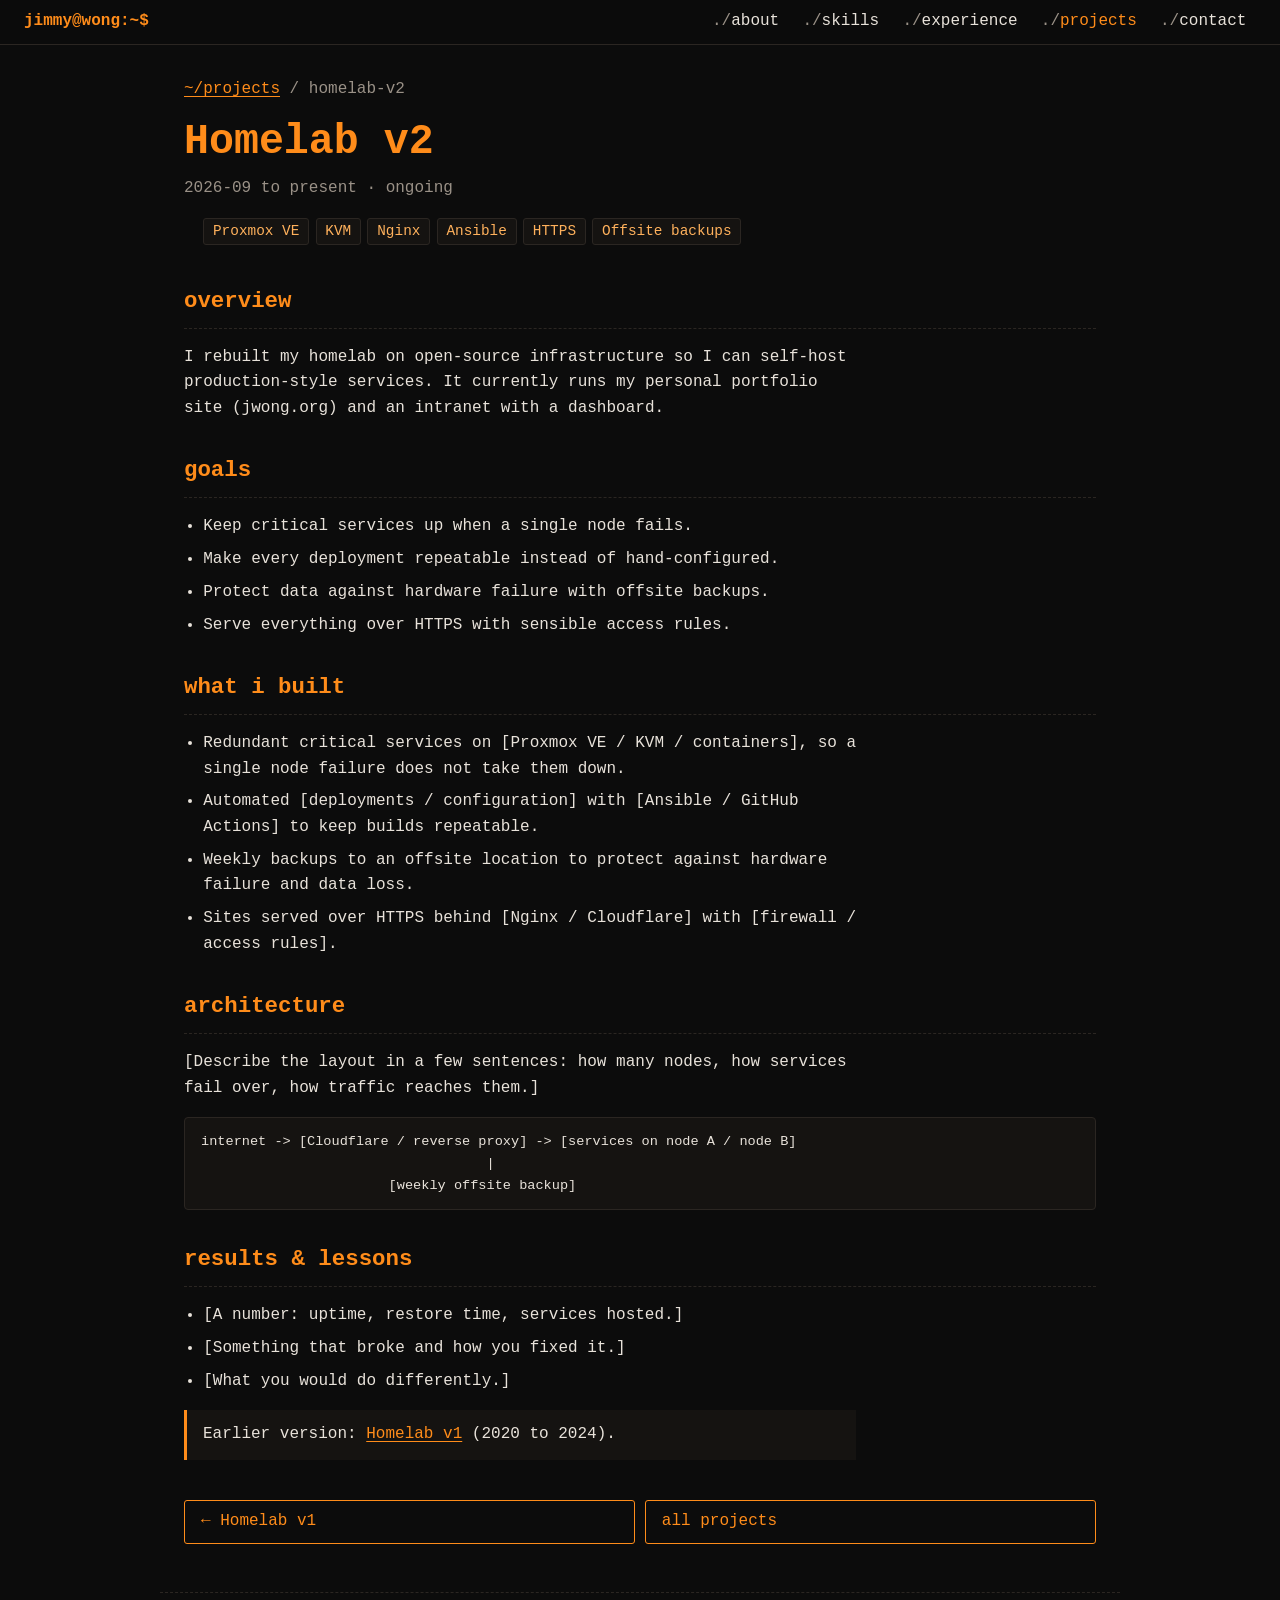
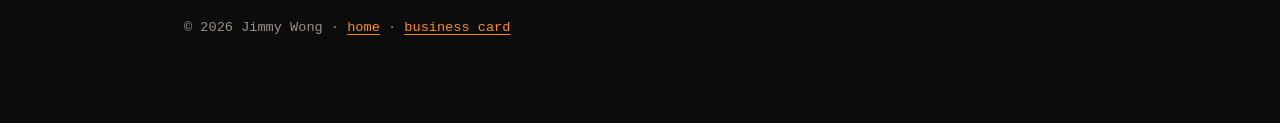
<file: site/projects/homelab-v2.html>
<!doctype html>
<html lang="en">
<head>
  <meta charset="utf-8">
  <meta name="viewport" content="width=device-width, initial-scale=1, viewport-fit=cover">
  <title>Homelab v2 | Jimmy Wong</title>
  <meta name="description" content="Homelab v2: an open-source rebuild running redundant, production-style services, a portfolio site and an intranet dashboard.">
  <meta name="theme-color" content="#0c0c0c">
  <link rel="canonical" href="https://jwong.org/projects/homelab-v2">
  <link rel="icon" href="../favicon.svg" type="image/svg+xml">
  <link rel="stylesheet" href="../style.css">
  <script src="../main.js" defer></script>
</head>
<body id="top">
  <a class="skip" href="#main">Skip to content</a>
  <header class="bar">
    <a class="prompt" href="../index.html">jimmy@wong:~$</a>
    <nav aria-label="Primary">
      <a href="../index.html#about">about</a>
      <a href="../index.html#skills">skills</a>
      <a href="../index.html#experience">experience</a>
      <a href="../index.html#projects" aria-current="page">projects</a>
      <a href="../index.html#contact">contact</a>
    </nav>
  </header>

  <main id="main" class="post">
    <p class="crumbs"><a href="../index.html#projects">~/projects</a> / homelab-v2</p>
    <h1>Homelab v2</h1>
    <p class="byline">2026-09 to present &middot; ongoing</p>
    <ul class="tags"><li>Proxmox VE</li><li>KVM</li><li>Nginx</li><li>Ansible</li><li>HTTPS</li><li>Offsite backups</li></ul>

    <h2>overview</h2>
    <p>I rebuilt my homelab on open-source infrastructure so I can self-host production-style services. It currently runs my personal portfolio site (jwong.org) and an intranet with a dashboard.</p>

    <h2>goals</h2>
    <ul>
      <li>Keep critical services up when a single node fails.</li>
      <li>Make every deployment repeatable instead of hand-configured.</li>
      <li>Protect data against hardware failure with offsite backups.</li>
      <li>Serve everything over HTTPS with sensible access rules.</li>
    </ul>

    <h2>what i built</h2>
    <ul>
      <li>Redundant critical services on [Proxmox VE / KVM / containers], so a single node failure does not take them down.</li>
      <li>Automated [deployments / configuration] with [Ansible / GitHub Actions] to keep builds repeatable.</li>
      <li>Weekly backups to an offsite location to protect against hardware failure and data loss.</li>
      <li>Sites served over HTTPS behind [Nginx / Cloudflare] with [firewall / access rules].</li>
    </ul>

    <h2>architecture</h2>
    <p>[Describe the layout in a few sentences: how many nodes, how services fail over, how traffic reaches them.]</p>
    <pre>internet -> [Cloudflare / reverse proxy] -> [services on node A / node B]
                                   |
                       [weekly offsite backup]</pre>

    <h2>results &amp; lessons</h2>
    <ul>
      <li>[A number: uptime, restore time, services hosted.]</li>
      <li>[Something that broke and how you fixed it.]</li>
      <li>[What you would do differently.]</li>
    </ul>

    <p class="note">Earlier version: <a href="homelab-v1.html">Homelab v1</a> (2020 to 2024).</p>

    <nav class="nextprev" aria-label="More projects">
      <a class="btn" href="homelab-v1.html">&larr; Homelab v1</a>
      <a class="btn" href="../index.html#projects">all projects</a>
    </nav>
  </main>

  <footer>
    <p class="dim">&copy; <span id="year">2026</span> Jimmy Wong &middot; <a href="../index.html">home</a> &middot; <a href="../card.html">business card</a></p>
  </footer>
  <a id="totop" class="totop" href="#top" hidden aria-label="Back to top">&uarr; top</a>
</body>
</html>
</file>
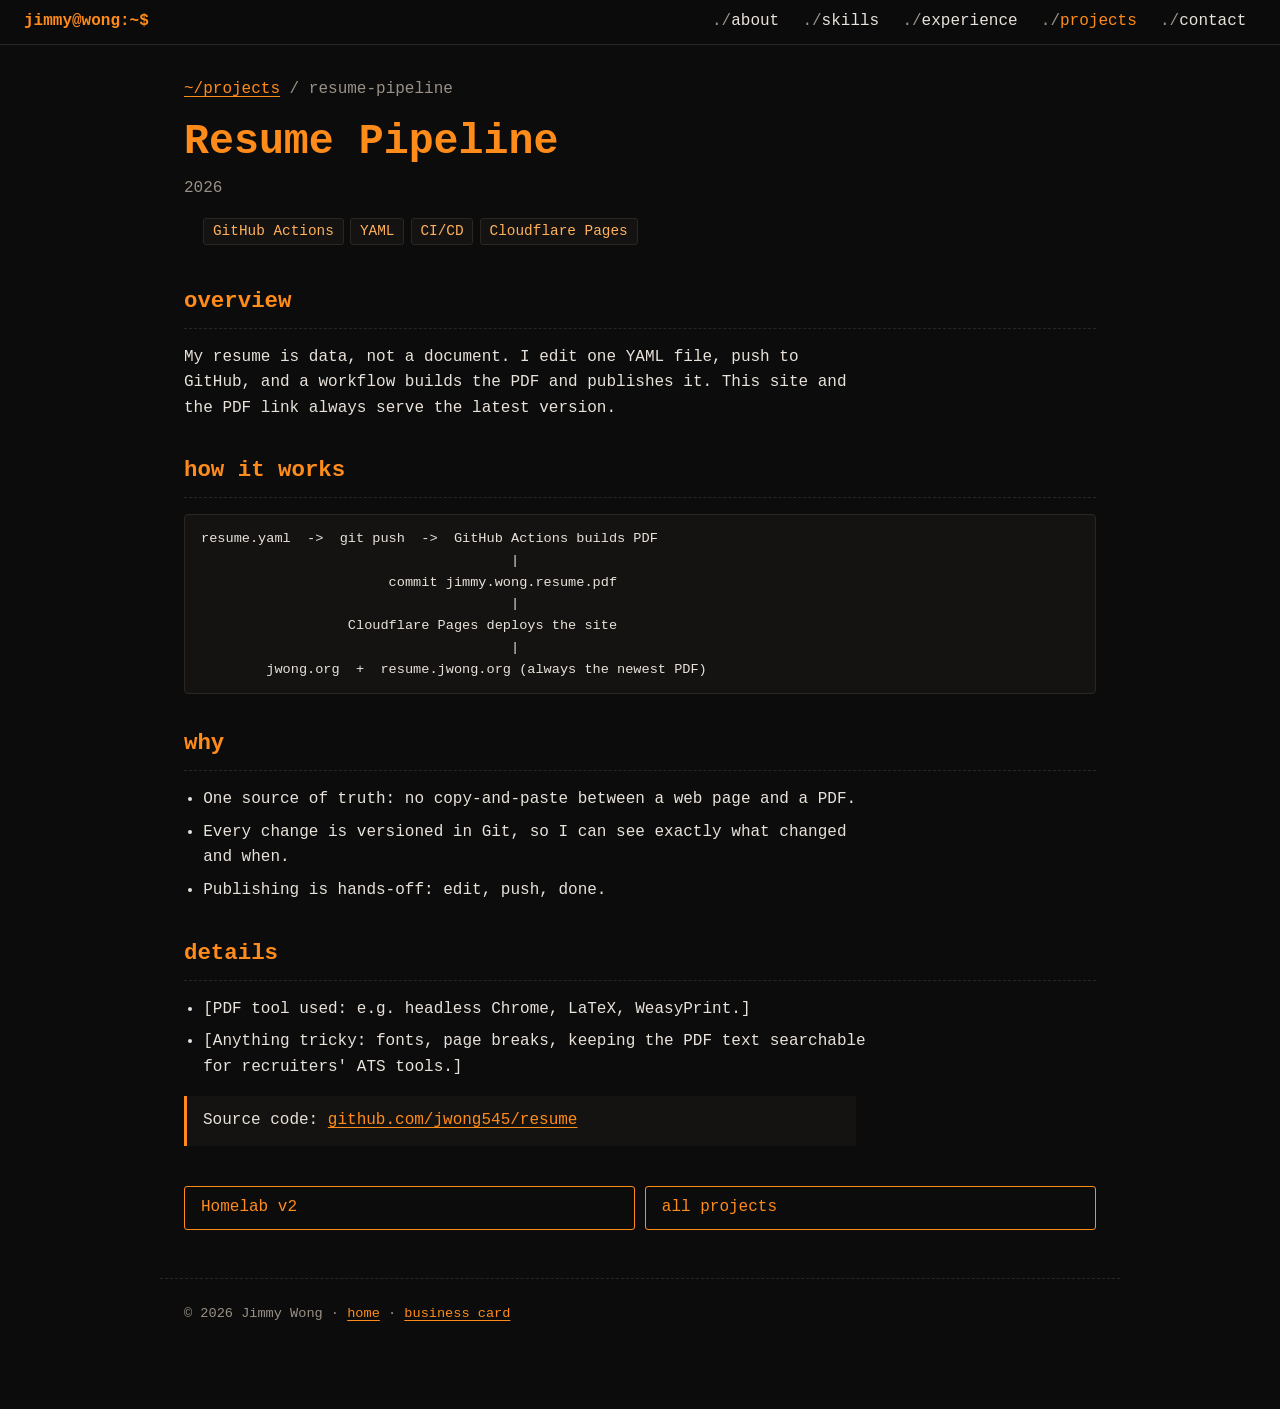
<file: site/projects/resume-pipeline.html>
<!doctype html>
<html lang="en">
<head>
  <meta charset="utf-8">
  <meta name="viewport" content="width=device-width, initial-scale=1, viewport-fit=cover">
  <title>Resume Pipeline | Jimmy Wong</title>
  <meta name="description" content="Resume Pipeline: builds my resume PDF from YAML with GitHub Actions and publishes it automatically.">
  <meta name="theme-color" content="#0c0c0c">
  <link rel="canonical" href="https://jwong.org/projects/resume-pipeline">
  <link rel="icon" href="../favicon.svg" type="image/svg+xml">
  <link rel="stylesheet" href="../style.css">
  <script src="../main.js" defer></script>
</head>
<body id="top">
  <a class="skip" href="#main">Skip to content</a>
  <header class="bar">
    <a class="prompt" href="../index.html">jimmy@wong:~$</a>
    <nav aria-label="Primary">
      <a href="../index.html#about">about</a>
      <a href="../index.html#skills">skills</a>
      <a href="../index.html#experience">experience</a>
      <a href="../index.html#projects" aria-current="page">projects</a>
      <a href="../index.html#contact">contact</a>
    </nav>
  </header>

  <main id="main" class="post">
    <p class="crumbs"><a href="../index.html#projects">~/projects</a> / resume-pipeline</p>
    <h1>Resume Pipeline</h1>
    <p class="byline">2026</p>
    <ul class="tags"><li>GitHub Actions</li><li>YAML</li><li>CI/CD</li><li>Cloudflare Pages</li></ul>

    <h2>overview</h2>
    <p>My resume is data, not a document. I edit one YAML file, push to GitHub, and a workflow builds the PDF and publishes it. This site and the PDF link always serve the latest version.</p>

    <h2>how it works</h2>
    <pre>resume.yaml  ->  git push  ->  GitHub Actions builds PDF
                                      |
                       commit jimmy.wong.resume.pdf
                                      |
                  Cloudflare Pages deploys the site
                                      |
        jwong.org  +  resume.jwong.org (always the newest PDF)</pre>

    <h2>why</h2>
    <ul>
      <li>One source of truth: no copy-and-paste between a web page and a PDF.</li>
      <li>Every change is versioned in Git, so I can see exactly what changed and when.</li>
      <li>Publishing is hands-off: edit, push, done.</li>
    </ul>

    <h2>details</h2>
    <ul>
      <li>[PDF tool used: e.g. headless Chrome, LaTeX, WeasyPrint.]</li>
      <li>[Anything tricky: fonts, page breaks, keeping the PDF text searchable for recruiters' ATS tools.]</li>
    </ul>

    <p class="note">Source code: <a href="https://github.com/jwong545/resume" target="_blank" rel="noopener noreferrer">github.com/jwong545/resume</a></p>

    <nav class="nextprev" aria-label="More projects">
      <a class="btn" href="homelab-v2.html">Homelab v2</a>
      <a class="btn" href="../index.html#projects">all projects</a>
    </nav>
  </main>

  <footer>
    <p class="dim">&copy; <span id="year">2026</span> Jimmy Wong &middot; <a href="../index.html">home</a> &middot; <a href="../card.html">business card</a></p>
  </footer>
  <a id="totop" class="totop" href="#top" hidden aria-label="Back to top">&uarr; top</a>
</body>
</html>
</file>
<file: site/style.css>
/* Terminal-style orange theme, MOBILE FIRST.
   Base rules target phones; min-width media queries add space and columns for larger screens.
   No external fonts or resources (keeps the Content-Security-Policy strict). */
:root {
  --bg: #0c0c0c;
  --panel: #151311;
  --line: #2b2622;
  --text: #e8e2da;
  --dim: #9a9187;
  --orange: #ff8c1a;
  --orange-soft: #ffb15c;
  --focus: #ffd29a;
  --mono: ui-monospace, "SFMono-Regular", Menlo, Consolas, "Liberation Mono", monospace;
  --gutter: 1rem;
}

* { box-sizing: border-box; }
html { scroll-behavior: smooth; -webkit-text-size-adjust: 100%; }

body {
  margin: 0;
  background: var(--bg);
  color: var(--text);
  font-family: var(--mono);
  font-size: 15px;
  line-height: 1.6;
  overflow-wrap: anywhere; /* long emails and URLs never push the page sideways */
}

a { color: var(--orange); text-underline-offset: 3px; }
a:hover { color: var(--orange-soft); }
:focus-visible { outline: 2px solid var(--focus); outline-offset: 3px; }
img, svg { max-width: 100%; height: auto; }
.dim { color: var(--dim); }

.skip { position: absolute; left: -999px; top: 0; background: var(--orange); color: #000; padding: .6rem 1rem; z-index: 20; }
.skip:focus { left: 0; }

/* ---------- top bar: prompt on top, nav scrolls sideways on phones ---------- */
.bar {
  position: sticky; top: 0; z-index: 10;
  background: rgba(12, 12, 12, .96);
  border-bottom: 1px solid var(--line);
  padding: .4rem var(--gutter) 0;
}
.prompt { display: inline-block; padding: .2rem 0; color: var(--orange); font-weight: 700; text-decoration: none; }
.bar nav { display: flex; gap: .25rem; overflow-x: auto; scrollbar-width: none; margin: 0 calc(var(--gutter) * -1); padding: 0 var(--gutter); }
.bar nav::-webkit-scrollbar { display: none; }
/* phones: fade the right edge so it is obvious the menu scrolls sideways;
   the spacer lets the last link scroll fully clear of the fade */
@media (max-width: 639px) {
  .bar nav { -webkit-mask-image: linear-gradient(to right, #000 calc(100% - 2rem), transparent); mask-image: linear-gradient(to right, #000 calc(100% - 2rem), transparent); }
  .bar nav::after { content: ""; flex: none; width: 2rem; }
}
.bar nav a {
  flex: none; display: inline-flex; align-items: center;
  min-height: 44px; padding: 0 .6rem; /* 44px = comfortable touch target */
  color: var(--text); text-decoration: none;
}
.bar nav a::before { content: "./"; color: var(--dim); }
.bar nav a:hover, .bar nav a[aria-current="page"] { color: var(--orange); }

main, footer { max-width: 960px; margin: 0 auto; padding: 0 var(--gutter); }
section { padding: 2.25rem 0 .5rem; scroll-margin-top: 6.5rem; }

h1 { font-size: clamp(2rem, 11vw, 3.6rem); line-height: 1.1; margin: .25rem 0 .75rem; color: var(--orange); }
h2 { font-size: 1.25rem; margin: 0 0 1rem; color: var(--orange); border-bottom: 1px dashed var(--line); padding-bottom: .5rem; }
h3 { font-size: 1rem; margin: 0 0 .35rem; color: var(--text); }
.hash { color: var(--dim); }

/* ---------- hero + live clock ---------- */
.hero { padding-top: 2.5rem; }
.tagline { font-size: 1.05rem; margin: 0 0 .5rem; }
.meta { color: var(--dim); margin: 0 0 1.25rem; }
.cursor { color: var(--orange); animation: blink 1.1s steps(1) infinite; }
@keyframes blink { 50% { opacity: 0; } }

.actions { display: grid; gap: .6rem; margin: 0 0 1.5rem; }
.btn {
  display: flex; align-items: center; min-height: 44px; padding: .45rem 1rem;
  border: 1px solid var(--orange); color: var(--orange);
  text-decoration: none; border-radius: 3px;
}
.btn:hover { background: rgba(255, 140, 26, .12); color: var(--orange-soft); }
.btn.primary { background: var(--orange); color: #0c0c0c; font-weight: 700; }
.btn.primary:hover { background: var(--orange-soft); color: #0c0c0c; }

.clock { display: grid; gap: .1rem 1rem; background: var(--panel); border: 1px solid var(--line); border-radius: 4px; padding: .8rem 1rem; margin: 0; }
.clock dt { color: var(--dim); font-size: .8rem; margin-top: .5rem; }
.clock dt:first-child { margin-top: 0; }
.clock dd { margin: 0; color: var(--orange-soft); font-variant-numeric: tabular-nums; }

/* ---------- definition lists ---------- */
.facts { display: grid; gap: 0; margin: 1rem 0 0; }
.facts dt { color: var(--orange); margin-top: .6rem; }
.facts dt::after { content: ":"; color: var(--dim); }
.facts dd { margin: 0; }

/* ---------- tags ---------- */
.tags { list-style: none; display: flex; flex-wrap: wrap; gap: .4rem; padding: 0; margin: .25rem 0 1rem; }
.tags li { border: 1px solid var(--line); background: var(--panel); padding: .05rem .55rem; border-radius: 3px; color: var(--orange-soft); font-size: .9rem; }
.tags.small li { font-size: .78rem; padding: 0 .4rem; }
.skillgroups { display: grid; gap: .5rem; }

/* ---------- cards and panels ---------- */
.cards { display: grid; gap: .9rem; margin-top: 1rem; }
.card, .panel {
  display: flex; flex-direction: column;
  background: var(--panel); border: 1px solid var(--line); border-radius: 4px;
  padding: 1rem; color: var(--text); text-decoration: none;
}
.card { transition: border-color .15s, transform .15s; }
.card h3 { color: var(--orange); }
.card p { margin: 0 0 .75rem; }
.card .open { margin-top: auto; color: var(--orange); }
.card .when { color: var(--dim); font-size: .8rem; }
.card:hover, .card:focus-visible { border-color: var(--orange); transform: translateY(-2px); }
.panel ul { margin: 0; padding-left: 1.1rem; }
.panel li { margin-bottom: .25rem; }

/* ---------- experience / education entries ---------- */
.entry { border-left: 2px solid var(--line); padding: 0 0 1.25rem 1rem; margin-left: .25rem; }
.entry h3 { color: var(--orange); }
.entry .when { color: var(--dim); font-size: .85rem; margin: 0 0 .4rem; }
.entry ul { margin: .25rem 0 0; padding-left: 1.1rem; }
.entry li { margin-bottom: .3rem; }

/* ---------- timeline ---------- */
.timeline { list-style: none; margin: 1.25rem 0 0; padding: 0 0 0 1.25rem; border-left: 2px solid var(--line); }
.timeline li { position: relative; padding: 0 0 1.4rem 1rem; }
.timeline li::before {
  content: ""; position: absolute; left: -1.75rem; top: .5rem;
  width: .75rem; height: .75rem; background: var(--orange); border-radius: 50%;
  box-shadow: 0 0 0 4px var(--bg);
}
.timeline time { color: var(--dim); font-size: .85rem; }
.timeline h3 { color: var(--orange); font-size: 1.05rem; }
.timeline p { margin: 0; }

/* "click for more" expanders (events, project details) - no JavaScript needed */
details.expander { margin-top: .25rem; }
details.expander > summary {
  display: flex; align-items: center; min-height: 44px; cursor: pointer; list-style: none;
  color: var(--orange); border: 1px dashed var(--orange); border-radius: 3px; padding: 0 1rem;
}
details.expander > summary::-webkit-details-marker { display: none; }
details.expander > summary:hover { background: rgba(255, 140, 26, .1); }
details.expander .less { display: none; }
details.expander[open] .more { display: none; }
details.expander[open] .less { display: inline; }
details.expander > .timeline,
details.expander > summary + .entry { margin-top: 1.25rem; }

/* ---------- blog-style project pages ---------- */
.post { padding-top: 2rem; }
.post .crumbs { color: var(--dim); margin: 0 0 1rem; }
.post h1 { font-size: clamp(1.7rem, 8vw, 2.6rem); }
.post .byline { color: var(--dim); margin: 0 0 1rem; }
.post h2 { margin-top: 2rem; }
.post p, .post li { max-width: 70ch; }
.post ul { padding-left: 1.2rem; }
.post li { margin-bottom: .45rem; }
.post .note { border-left: 3px solid var(--orange); background: var(--panel); padding: .75rem 1rem; margin: 1rem 0; }
.post pre {
  background: var(--panel); border: 1px solid var(--line); border-radius: 4px;
  padding: .8rem 1rem; overflow-x: auto; overflow-wrap: normal; font-size: .85rem;
}
.post .nextprev { display: grid; gap: .6rem; margin-top: 2.5rem; }

/* ---------- back to top (shown by main.js after scrolling) ---------- */
.totop {
  position: fixed; right: max(1rem, env(safe-area-inset-right)); bottom: max(1rem, env(safe-area-inset-bottom));
  z-index: 15; min-width: 44px; min-height: 44px; display: inline-flex; align-items: center; justify-content: center;
  padding: 0 .9rem; background: var(--orange); color: #0c0c0c; font-weight: 700;
  border-radius: 3px; text-decoration: none; box-shadow: 0 2px 10px rgba(0, 0, 0, .6);
}
.totop[hidden] { display: none; }
.totop:hover { background: var(--orange-soft); color: #0c0c0c; }

footer { margin-top: 3rem; padding-top: 1.25rem; padding-bottom: 5rem; border-top: 1px dashed var(--line); font-size: .85rem; }
footer p { margin: .25rem 0; }

/* ---------- tablet and up ---------- */
@media (min-width: 640px) {
  :root { --gutter: 1.5rem; }
  body { font-size: 16px; }
  .bar { display: flex; align-items: center; justify-content: space-between; gap: 1rem; padding-top: 0; }
  .bar nav { margin: 0; padding: 0; }
  section { scroll-margin-top: 4rem; padding-top: 3rem; }
  .hero { padding-top: 4rem; }
  .actions { display: flex; flex-wrap: wrap; }
  .btn { display: inline-flex; }
  .clock { grid-template-columns: max-content 1fr; }
  .clock dt { margin-top: 0; }
  .facts { grid-template-columns: max-content 1fr; gap: .35rem 1.25rem; }
  .facts dt { margin-top: 0; }
  .cards { grid-template-columns: repeat(2, 1fr); }
  .skillgroups { grid-template-columns: repeat(2, 1fr); gap: .5rem 2rem; }
  .post .nextprev { grid-template-columns: 1fr 1fr; }
}

@media (min-width: 960px) {
  .cards.three { grid-template-columns: repeat(3, 1fr); }
  h2 { font-size: 1.4rem; }
}

@media (prefers-reduced-motion: reduce) {
  html { scroll-behavior: auto; }
  .cursor { animation: none; }
  .card { transition: none; }
}

@media print {
  body { background: #fff; color: #000; }
  .bar, .actions, .skip, .totop, .clock { display: none; }
  a, h1, h2, .card h3, .timeline h3, .entry h3 { color: #000; }
}
</file>
<file: site/card.css>
/* Business card: 3.5in x 2in (US standard). Everything is sized in em so the card scales
   on screen and prints at exact size (font-size 12pt => 21em = 3.5in). */
.cardpage { max-width: 960px; margin: 0 auto; padding: 2rem var(--gutter) 1rem; }
.cardpage h1 { font-size: clamp(1.7rem, 8vw, 2.4rem); }
.sides { display: grid; gap: 1.5rem; justify-items: start; margin: 1.5rem 0; }
.side-label { margin: 0 0 .4rem; color: var(--dim); font-size: .85rem; }

.bizcard {
  --bc: 16px;               /* 16px = 3.5in x 2in on screen at 96 dpi */
  font-size: var(--bc);
  width: 21em; height: 12em;
  position: relative; overflow: hidden;
  border-radius: .35em; border: 1px solid var(--line);
  font-family: var(--mono); line-height: 1.3;
  overflow-wrap: normal;
}

/* front: black with orange text, QR on a light tile for reliable scanning */
.bizcard.front { background: #0c0c0c; color: #e8e2da; padding: 1em; display: flex; gap: .9em; }
.bizcard.front .info { flex: 1; min-width: 0; display: flex; flex-direction: column; }
.bizcard .name { margin: 0; font-size: 1.55em; line-height: 1.1; color: #ff8c1a; font-weight: 700; }
.bizcard .role { margin: .35em 0 0; font-size: .6em; color: #ffb15c; line-height: 1.35; }
.bizcard .lines { margin: auto 0 0; padding: 0; list-style: none; font-size: .64em; line-height: 1.55; }
.bizcard .lines span { color: #ff8c1a; }
.bizcard .qr { flex: none; align-self: center; width: 7.2em; text-align: center; }
.bizcard .qr img { display: block; width: 7.2em; height: 7.2em; border-radius: .3em; }
.bizcard .qr small { display: block; margin-top: .35em; font-size: .52em; color: #9a9187; }

/* back: solid orange */
.bizcard.back { background: #ff8c1a; color: #0c0c0c; padding: 1em; display: flex; flex-direction: column; justify-content: center; }
.bizcard.back .prompt-line { font-size: .75em; font-weight: 700; margin: 0; }
.bizcard.back .big { margin: .25em 0 .3em; font-size: 2.1em; line-height: 1; font-weight: 700; }
.bizcard.back .tag { margin: 0; font-size: .62em; }
.bizcard.back .cur { animation: blink 1.1s steps(1) infinite; }

.cardactions { display: grid; gap: .6rem; margin: 1rem 0 1.5rem; }
.tips { max-width: 70ch; }

@media (min-width: 640px) {
  .bizcard { --bc: 19px; }
  .cardactions { display: flex; flex-wrap: wrap; }
}
/* two cards side by side need about 860px, so wait for a wider screen */
@media (min-width: 900px) {
  .sides { grid-template-columns: repeat(2, max-content); gap: 2rem; }
}

/* ---- print: only the two card sides, one per page, exact size ---- */
@page { size: 3.5in 2in; margin: 0; }
@media print {
  html, body { background: #fff; }
  .bar, .skip, .totop, footer, .cardpage > :not(.sides) { display: none !important; }
  .cardpage { padding: 0; max-width: none; margin: 0; }
  .sides { display: block; margin: 0; }
  .side-label { display: none; }
  .bizcard {
    --bc: 12pt;             /* 12pt = 16px, so the card is exactly 3.5in x 2in */
    border: 0; border-radius: 0; margin: 0;
    break-after: page; page-break-after: always;
    -webkit-print-color-adjust: exact; print-color-adjust: exact;
  }
  .sides > div:last-child .bizcard { break-after: auto; page-break-after: auto; }
}

@media (prefers-reduced-motion: reduce) { .bizcard.back .cur { animation: none; } }
</file>
